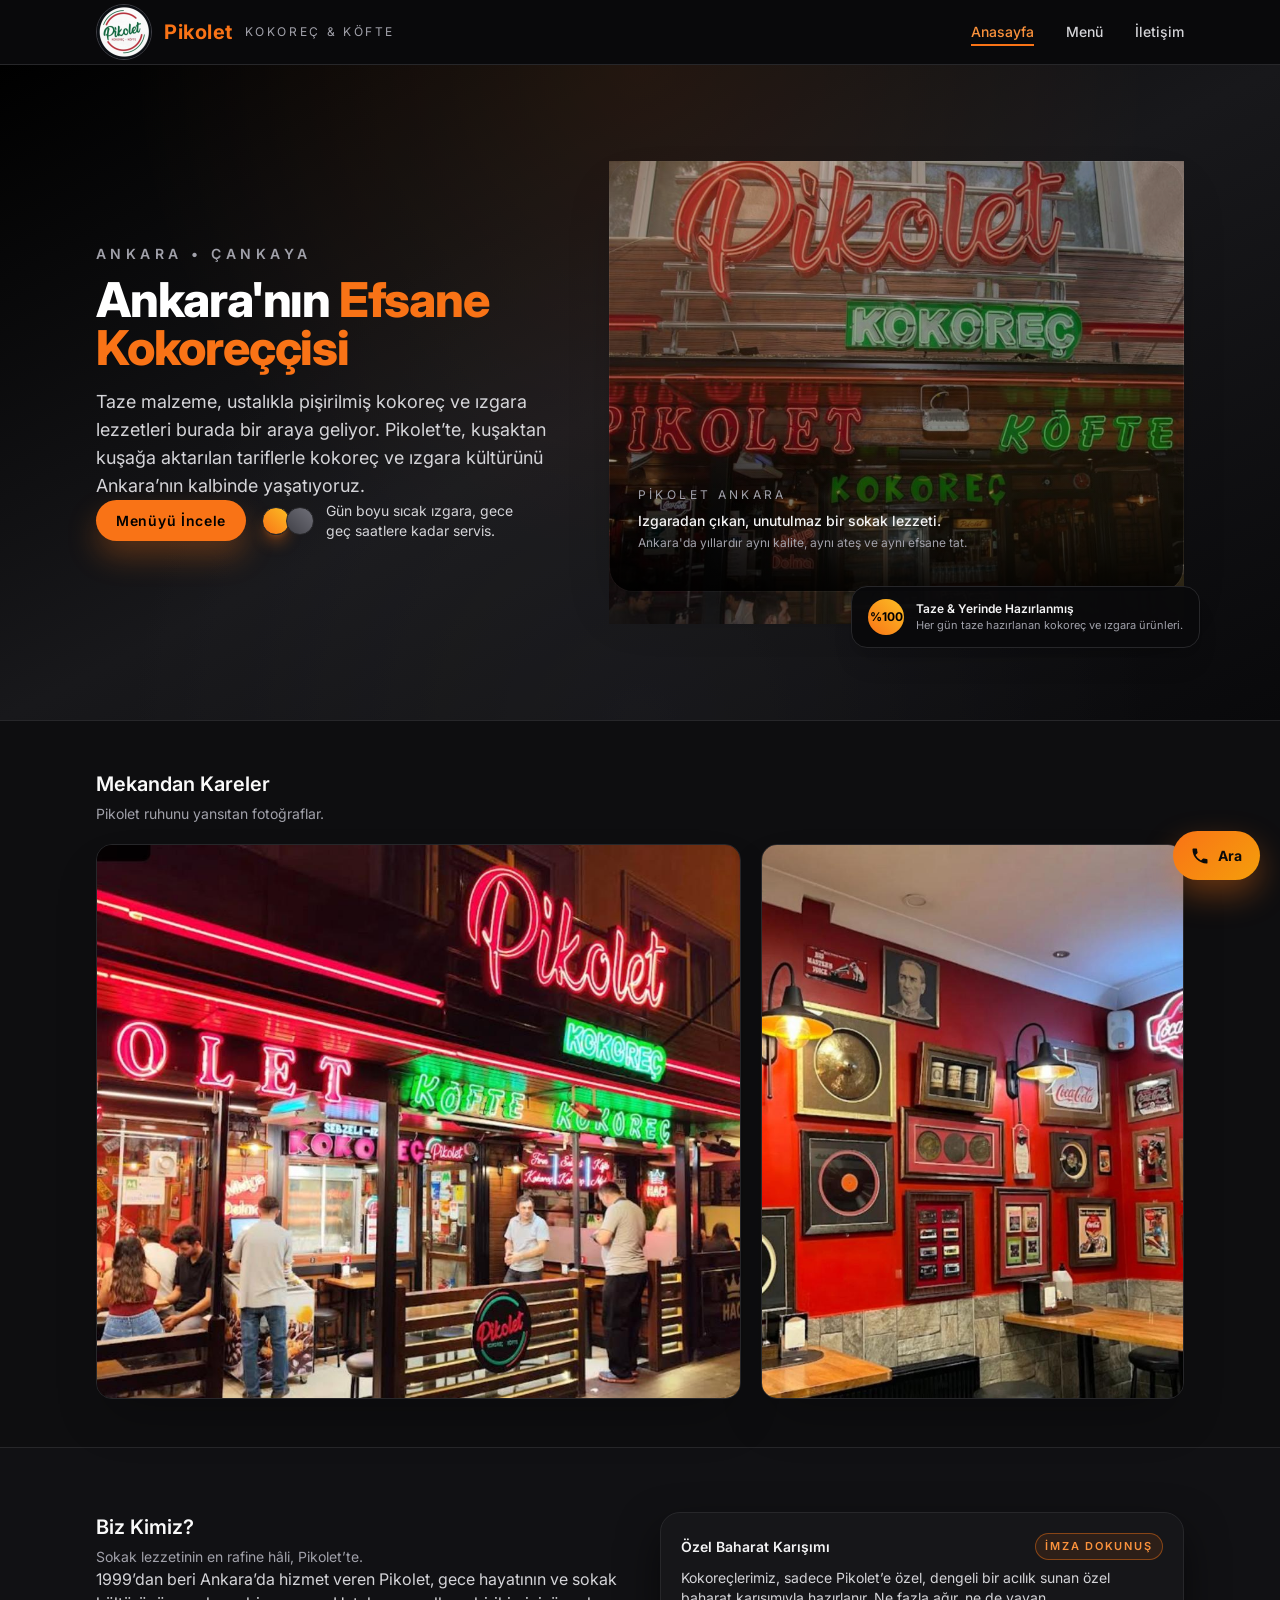
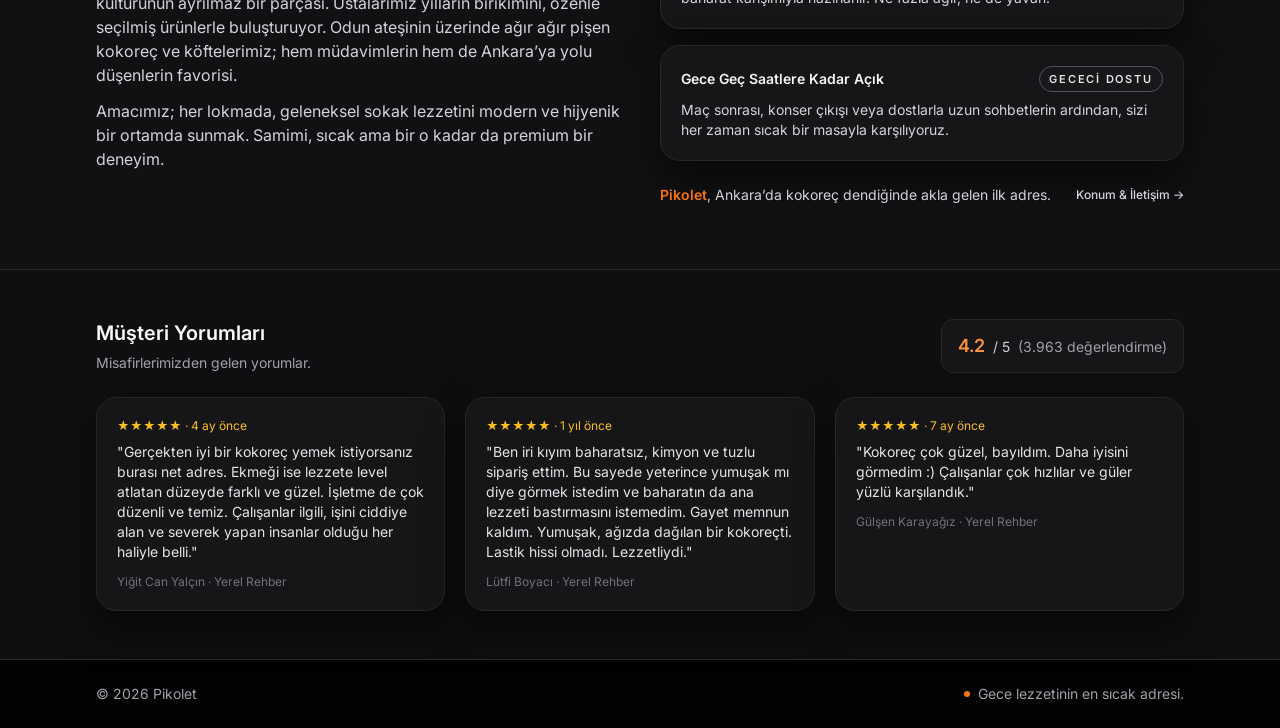
<file: index.html>
<!DOCTYPE html>
<html lang="tr">
<head>
  <meta charset="UTF-8" />
  <meta name="viewport" content="width=device-width, initial-scale=1.0" />
  <title>Pikolet | Ankara Çankaya Kokoreç &amp; Köfte</title>
  <meta name="description" content="Pikolet, Ankara Çankaya'da kokoreç ve ızgara köfte. Güncel menü, adres, telefon ve çalışma saatleri. Maltepe Gençlik Caddesi." />
  <meta name="robots" content="index, follow" />
  <meta name="theme-color" content="#ea580c" />
  <link rel="canonical" href="https://pikolet.com/" />

  <meta property="og:type" content="website" />
  <meta property="og:locale" content="tr_TR" />
  <meta property="og:site_name" content="Pikolet" />
  <meta property="og:title" content="Pikolet | Ankara Çankaya Kokoreç &amp; Köfte" />
  <meta property="og:description" content="Ankara'da kokoreç ve ızgara köfte. Menü, konum ve iletişim bilgileri." />
  <meta property="og:url" content="https://pikolet.com/" />
  <meta property="og:image" content="https://pikolet.com/assets/logo-opt.jpg" />
  <meta name="twitter:card" content="summary" />
  <meta name="twitter:title" content="Pikolet | Ankara Çankaya Kokoreç &amp; Köfte" />
  <meta name="twitter:description" content="Ankara'da kokoreç ve ızgara köfte. Menü, konum ve iletişim bilgileri." />
  <meta name="twitter:image" content="https://pikolet.com/assets/logo-opt.jpg" />

  <!-- Favicon -->
  <link rel="icon" href="/favicon.ico" sizes="any" />
  <link rel="icon" type="image/png" sizes="48x48" href="/assets/favicon-48x48.png" />
  <link rel="icon" type="image/png" sizes="32x32" href="/assets/favicon-32x32.png" />
  <link rel="icon" type="image/png" sizes="16x16" href="/assets/favicon-16x16.png" />
  <link rel="apple-touch-icon" sizes="180x180" href="/assets/apple-touch-icon.png" />

  <link rel="preload" as="image" href="assets/storefront-opt.jpg" fetchpriority="high" />

  <link rel="preconnect" href="https://fonts.googleapis.com" />
  <link rel="preconnect" href="https://fonts.gstatic.com" crossorigin />
  <link href="https://fonts.googleapis.com/css2?family=Inter:wght@400;500;600;700&display=swap" rel="stylesheet" />

  <link rel="stylesheet" href="tailwind.css" />
  <link rel="stylesheet" href="style.css" />

  <script type="application/ld+json">
  {
    "@context": "https://schema.org",
    "@type": "Restaurant",
    "name": "Pikolet",
    "image": "https://pikolet.com/assets/logo-opt.jpg",
    "url": "https://pikolet.com/",
    "telephone": "+90-312-229-40-62",
    "servesCuisine": ["Turkish", "Kokoreç", "Izgara Köfte"],
    "priceRange": "₺₺",
    "address": {
      "@type": "PostalAddress",
      "streetAddress": "Maltepe, Gençlik Cd. 101 C",
      "addressLocality": "Çankaya",
      "addressRegion": "Ankara",
      "postalCode": "06570",
      "addressCountry": "TR"
    },
    "openingHoursSpecification": [
      {
        "@type": "OpeningHoursSpecification",
        "dayOfWeek": [
          "Monday",
          "Tuesday",
          "Wednesday",
          "Thursday",
          "Friday",
          "Saturday",
          "Sunday"
        ],
        "opens": "11:30",
        "closes": "03:30"
      }
    ],
    "sameAs": [
      "https://instagram.com/pikolet_piknik"
    ]
  }
  </script>
</head>
<body class="bg-zinc-900 text-gray-100 font-inter">
  <!-- Navbar -->
  <header class="sticky top-0 z-30 bg-zinc-950/95 backdrop-blur border-b border-zinc-800">
    <nav class="max-w-6xl mx-auto px-4 sm:px-6 lg:px-8 flex items-center justify-between h-16">
      <a href="index.html" class="flex items-center space-x-3">
        <img src="assets/logo-opt.jpg" alt="Pikolet Logo" class="h-14 w-14 rounded-full object-cover border border-zinc-700" />
        <span class="text-xl font-bold tracking-wide text-orange-500">Pikolet</span>
        <span class="hidden sm:inline text-xs tracking-[0.22em] uppercase text-zinc-400">Kokoreç &amp; Köfte</span>
      </a>

      <!-- Desktop links -->
      <div class="hidden md:flex items-center space-x-8 text-sm font-medium">
        <a href="index.html" class="nav-link nav-link-active">Anasayfa</a>
        <a href="menu.html" class="nav-link">Menü</a>
        <a href="contact.html" class="nav-link">İletişim</a>
      </div>

      <!-- Mobile button -->
      <button
        id="mobile-menu-button"
        class="md:hidden inline-flex items-center justify-center p-2 rounded-md text-zinc-300 hover:text-white hover:bg-zinc-800 focus:outline-none focus:ring-2 focus:ring-orange-500"
        aria-expanded="false"
        aria-controls="mobile-menu"
      >
        <span class="sr-only">Menüyü aç</span>
        <svg class="h-6 w-6" id="icon-menu" xmlns="http://www.w3.org/2000/svg" fill="none" viewBox="0 0 24 24" stroke="currentColor">
          <path stroke-linecap="round" stroke-linejoin="round" stroke-width="1.7" d="M4 6h16M4 12h16M4 18h16" />
        </svg>
        <svg class="h-6 w-6 hidden" id="icon-close" xmlns="http://www.w3.org/2000/svg" fill="none" viewBox="0 0 24 24" stroke="currentColor">
          <path stroke-linecap="round" stroke-linejoin="round" stroke-width="1.7" d="M6 18L18 6M6 6l12 12" />
        </svg>
      </button>
    </nav>

    <!-- Mobile menu -->
    <div id="mobile-menu" class="md:hidden hidden border-t border-zinc-800 bg-zinc-950/98">
      <div class="px-4 pt-2 pb-4 space-y-1 text-sm font-medium">
        <a href="index.html" class="mobile-nav-link mobile-nav-link-active">Anasayfa</a>
        <a href="menu.html" class="mobile-nav-link">Menü</a>
        <a href="contact.html" class="mobile-nav-link">İletişim</a>
      </div>
    </div>
  </header>

  <!-- Hero -->
  <main>
    <section class="relative overflow-hidden">
      <div class="absolute inset-0 bg-gradient-to-br from-black via-zinc-900 to-zinc-950"></div>
      <div class="absolute inset-0 opacity-40 mix-blend-screen bg-[radial-gradient(circle_at_top,_rgba(249,115,22,0.24),_transparent_55%),radial-gradient(circle_at_bottom,_rgba(24,24,27,0.9),_transparent_55%)]"></div>
      <div class="hero-grid relative max-w-6xl mx-auto px-4 sm:px-6 lg:px-8 py-8 lg:py-24">
        <div class="hero-left">
          <div class="hero-intro">
            <p class="text-sm font-semibold tracking-[0.32em] uppercase text-zinc-400 mb-3">
              Ankara • Çankaya
            </p>
            <h1 class="text-3xl sm:text-4xl lg:text-5xl font-extrabold tracking-tight text-white mb-4">
              Ankara'nın
              <span class="text-orange-500">Efsane Kokoreççisi</span>
            </h1>
            <p class="text-base sm:text-lg text-zinc-300 max-w-xl lg:mb-8">
              Taze malzeme, ustalıkla pişirilmiş kokoreç ve ızgara lezzetleri burada bir araya geliyor.
              Pikolet’te, kuşaktan kuşağa aktarılan tariflerle kokoreç ve ızgara
              kültürünü Ankara’nın kalbinde yaşatıyoruz.
            </p>
          </div>

          <div class="hero-cta flex flex-col sm:flex-row sm:items-center gap-4">
            <a href="menu.html" class="btn-primary">
              Menüyü İncele
            </a>
            <div class="flex items-center text-sm text-zinc-300">
              <div class="flex -space-x-1 mr-3">
                <span class="inline-flex h-7 w-7 rounded-full border border-zinc-800 bg-gradient-to-tr from-orange-500 to-amber-400 shadow-lg shadow-orange-500/40"></span>
                <span class="inline-flex h-7 w-7 rounded-full border border-zinc-800 bg-gradient-to-tr from-zinc-700 to-zinc-500"></span>
              </div>
              <span class="max-w-[12rem]">
                Gün boyu sıcak ızgara, gece geç saatlere kadar servis.
              </span>
            </div>
          </div>
        </div>

        <div class="hero-image-block relative lg:pb-8">
          <div class="aspect-[4/3] lg:min-h-[385px] rounded-3xl border border-zinc-800 bg-gradient-to-br from-zinc-900 via-black to-zinc-950 shadow-2xl overflow-hidden">
            <div class="absolute inset-0 bg-[radial-gradient(circle_at_20%_0,_rgba(249,115,22,0.45),_transparent_55%),radial-gradient(circle_at_80%_100%,_rgba(251,191,36,0.3),_transparent_55%)] mix-blend-screen"></div>
            <div class="absolute inset-0 hero-storefront-bg opacity-60"></div>
            <div class="relative h-full w-full flex items-end">
              <div class="w-full bg-gradient-to-t from-black/85 via-black/40 to-transparent p-5 sm:p-7 sm:pr-28 sm:pb-10">
                <p class="text-xs uppercase tracking-[0.28em] text-zinc-400 mb-2">
                  Pikolet Ankara
                </p>
                <p class="text-sm text-zinc-100 mb-1 font-medium">
                  Izgaradan çıkan, unutulmaz bir sokak lezzeti.
                </p>
                <p class="text-xs text-zinc-400">
                  Ankara'da yıllardır aynı kalite, aynı ateş ve aynı efsane tat.
                </p>
              </div>
            </div>
          </div>

          <div class="hidden sm:flex absolute -bottom-6 -right-4 bg-zinc-950/95 border border-zinc-800 rounded-2xl px-4 py-3 items-center space-x-3 shadow-xl">
            <div class="h-9 w-9 rounded-full bg-gradient-to-tr from-orange-500 to-amber-400 flex items-center justify-center text-xs font-bold text-black">
              %100
            </div>
            <div>
              <p class="text-xs font-semibold text-zinc-100">
                Taze &amp; Yerinde Hazırlanmış
              </p>
              <p class="text-[11px] text-zinc-400">
                Her gün taze hazırlanan kokoreç ve ızgara ürünleri.
              </p>
            </div>
          </div>
        </div>
      </div>
    </section>

    <section class="border-t border-zinc-800 bg-black/40">
      <div class="max-w-6xl mx-auto px-4 sm:px-6 lg:px-8 py-12">
        <div class="flex items-center justify-between mb-5">
          <div>
            <h2 class="section-title">Mekandan Kareler</h2>
            <p class="section-subtitle">Pikolet ruhunu yansıtan fotoğraflar.</p>
          </div>
        </div>
        <div class="grid lg:grid-cols-5 gap-5">
          <article class="lg:col-span-3 overflow-hidden rounded-2xl border border-zinc-800 shadow-2xl">
            <img src="assets/storefront-night-opt.jpg" alt="Pikolet dış cephe gece görünümü" class="h-full w-full object-cover min-h-[280px] lg:min-h-[360px]" loading="lazy" decoding="async" />
          </article>
          <article class="lg:col-span-2 overflow-hidden rounded-2xl border border-zinc-800 shadow-2xl">
            <img src="assets/interior-opt.jpg" alt="Pikolet iç mekan dekorasyonu" class="h-full w-full object-cover" loading="lazy" decoding="async" />
          </article>
        </div>
      </div>
    </section>

    <!-- Our Story -->
    <section class="border-t border-zinc-800 bg-zinc-950/40">
      <div class="max-w-6xl mx-auto px-4 sm:px-6 lg:px-8 py-12 lg:py-16 grid md:grid-cols-2 gap-10">
        <div>
          <h2 class="section-title">Biz Kimiz?</h2>
          <p class="section-subtitle">
            Sokak lezzetinin en rafine hâli, Pikolet’te.
          </p>
          <p class="section-body">
            1999’dan beri Ankara’da hizmet veren Pikolet, gece hayatının ve sokak kültürünün ayrılmaz bir
            parçası. Ustalarımız yılların birikimini, özenle seçilmiş ürünlerle
            buluşturuyor. Odun ateşinin üzerinde ağır ağır pişen kokoreç ve köftelerimiz;
            hem müdavimlerin hem de Ankara’ya yolu düşenlerin favorisi.
          </p>
          <p class="section-body mt-3">
            Amacımız; her lokmada, geleneksel sokak lezzetini modern ve hijyenik
            bir ortamda sunmak. Samimi, sıcak ama bir o kadar da premium bir
            deneyim.
          </p>
        </div>

        <div class="space-y-4">
          <div class="info-card">
            <div class="flex items-center justify-between mb-2">
              <p class="text-sm font-semibold text-zinc-100">
                Özel Baharat Karışımı
              </p>
              <span class="badge">İmza Dokunuş</span>
            </div>
            <p class="text-sm text-zinc-300">
              Kokoreçlerimiz, sadece Pikolet’e özel, dengeli bir acılık sunan
              özel baharat karışımıyla hazırlanır. Ne fazla ağır, ne de yavan.
            </p>
          </div>

          <div class="info-card">
            <div class="flex items-center justify-between mb-2">
              <p class="text-sm font-semibold text-zinc-100">
                Gece Geç Saatlere Kadar Açık
              </p>
              <span class="badge badge-subtle">Gececi Dostu</span>
            </div>
            <p class="text-sm text-zinc-300">
              Maç sonrası, konser çıkışı veya dostlarla uzun sohbetlerin
              ardından, sizi her zaman sıcak bir masayla karşılıyoruz.
            </p>
          </div>

          <div class="flex items-center justify-between text-sm text-zinc-300 pt-2">
            <p>
              <span class="text-orange-500 font-semibold">Pikolet</span>,
              Ankara’da kokoreç dendiğinde akla gelen ilk adres.
            </p>
            <a href="contact.html" class="hidden sm:inline-flex text-xs font-medium text-zinc-300 hover:text-orange-400 transition-colors">
              Konum &amp; İletişim →
            </a>
          </div>
        </div>
      </div>
    </section>
  </main>

  <!-- Footer -->
  <section class="border-t border-zinc-800 bg-zinc-950/60">
    <div class="max-w-6xl mx-auto px-4 sm:px-6 lg:px-8 py-12">
      <div class="flex flex-col lg:flex-row lg:items-end lg:justify-between gap-4 mb-6">
        <div>
          <h2 class="section-title">Müşteri Yorumları</h2>
          <p class="section-subtitle">Misafirlerimizden gelen yorumlar.</p>
        </div>
        <div class="text-sm text-zinc-300 bg-zinc-900/80 border border-zinc-800 rounded-xl px-4 py-3">
          <span class="text-orange-400 font-semibold text-lg">4.2</span>
          <span class="mx-1">/ 5</span>
          <span class="text-zinc-400">(3.963 değerlendirme)</span>
        </div>
      </div>

      <div class="grid md:grid-cols-3 gap-5">
        <article class="info-card">
          <p class="text-xs text-amber-400 mb-2">★★★★★ · 4 ay önce</p>
          <p class="text-sm text-zinc-200 mb-3">
            "Gerçekten iyi bir kokoreç yemek istiyorsanız burası net adres. Ekmeği ise lezzete level atlatan düzeyde farklı ve güzel. İşletme de çok düzenli ve temiz. Çalışanlar ilgili, işini ciddiye alan ve severek yapan insanlar olduğu her haliyle belli."
          </p>
          <p class="text-xs text-zinc-500">Yiğit Can Yalçın · Yerel Rehber</p>
        </article>

        <article class="info-card">
          <p class="text-xs text-amber-400 mb-2">★★★★★ · 1 yıl önce</p>
          <p class="text-sm text-zinc-200 mb-3">
            "Ben iri kıyım baharatsız, kimyon ve tuzlu sipariş ettim. Bu sayede yeterince yumuşak mı diye görmek istedim ve baharatın da ana lezzeti bastırmasını istemedim. Gayet memnun kaldım. Yumuşak, ağızda dağılan bir kokoreçti. Lastik hissi olmadı. Lezzetliydi."
          </p>
          <p class="text-xs text-zinc-500">Lütfi Boyacı · Yerel Rehber</p>
        </article>

        <article class="info-card">
          <p class="text-xs text-amber-400 mb-2">★★★★★ · 7 ay önce</p>
          <p class="text-sm text-zinc-200 mb-3">
            "Kokoreç çok güzel, bayıldım. Daha iyisini görmedim :) Çalışanlar çok hızlılar ve güler yüzlü karşılandık."
          </p>
          <p class="text-xs text-zinc-500">Gülşen Karayağız · Yerel Rehber</p>
        </article>
      </div>
    </div>
  </section>

  <footer class="border-t border-zinc-800 bg-black/90">
    <div class="max-w-6xl mx-auto px-4 sm:px-6 lg:px-8 py-6 flex flex-col sm:flex-row items-center justify-between gap-4 text-xs sm:text-sm text-zinc-400">
      <p>© <span id="year"></span> Pikolet</p>
      <p class="flex items-center space-x-2">
        <span class="inline-flex h-1.5 w-1.5 rounded-full bg-orange-500 animate-pulse"></span>
        <span>Gece lezzetinin en sıcak adresi.</span>
      </p>
    </div>
  </footer>

  <a
    href="tel:+903122294062"
    class="call-fab"
    aria-label="Pikolet'i ara: (0312) 229 40 62"
    title="Hemen ara"
  >
    <svg xmlns="http://www.w3.org/2000/svg" viewBox="0 0 24 24" fill="currentColor" aria-hidden="true">
      <path d="M6.62 10.79a15.05 15.05 0 0 0 6.59 6.59l2.2-2.2a1 1 0 0 1 1.01-.24 11.36 11.36 0 0 0 3.56.57 1 1 0 0 1 1 1V20a1 1 0 0 1-1 1A17 17 0 0 1 3 4a1 1 0 0 1 1-1h3.5a1 1 0 0 1 1 1 11.36 11.36 0 0 0 .57 3.56 1 1 0 0 1-.25 1.01l-2.2 2.22Z"/>
    </svg>
    <span class="call-fab-label">Ara</span>
  </a>

  <!-- Custom JS -->
  <script src="script.js" defer></script>
</body>
</html>
</file>
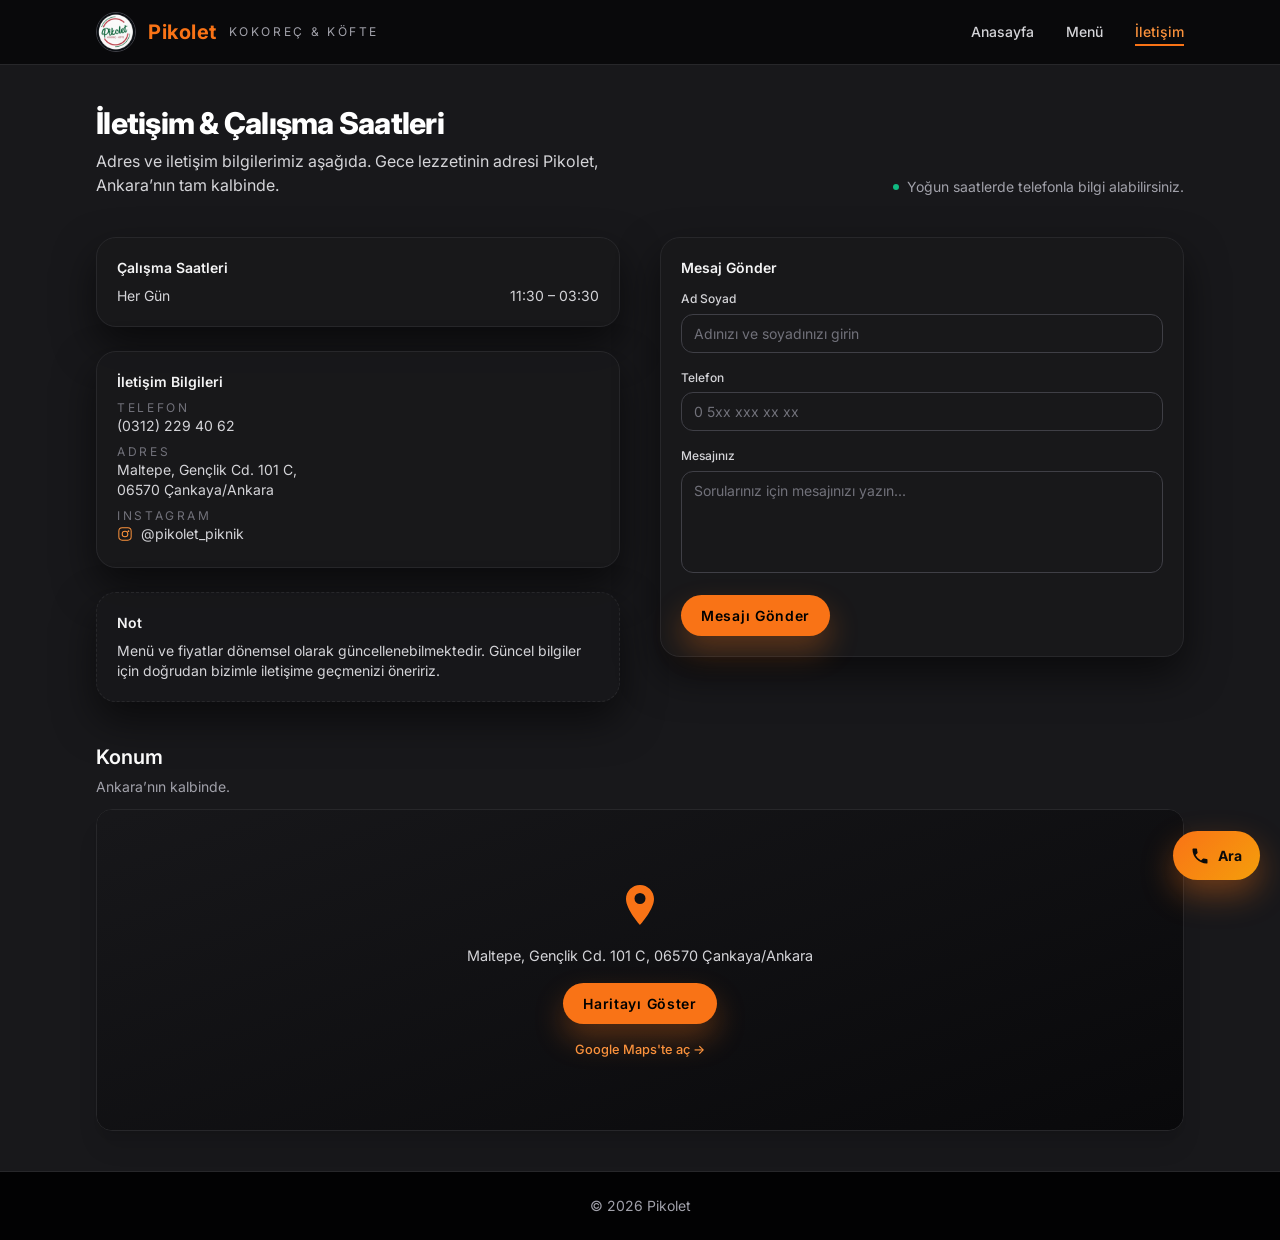
<file: contact.html>
<!DOCTYPE html>
<html lang="tr">
<head>
  <meta charset="UTF-8" />
  <meta name="viewport" content="width=device-width, initial-scale=1.0" />
  <title>Pikolet İletişim | Adres, Telefon, Çalışma Saatleri</title>
  <meta name="description" content="Pikolet iletişim: Maltepe Gençlik Cd. 101 C Çankaya Ankara. Telefon (0312) 229 40 62. Her gün 11:30 - 03:30." />
  <meta name="robots" content="index, follow" />
  <meta name="theme-color" content="#ea580c" />
  <link rel="canonical" href="https://pikolet.com/contact.html" />

  <meta property="og:type" content="website" />
  <meta property="og:locale" content="tr_TR" />
  <meta property="og:site_name" content="Pikolet" />
  <meta property="og:title" content="Pikolet İletişim" />
  <meta property="og:description" content="Adres, telefon, çalışma saatleri ve konum." />
  <meta property="og:url" content="https://pikolet.com/contact.html" />
  <meta property="og:image" content="https://pikolet.com/assets/storefront-night-opt.jpg" />
  <meta name="twitter:card" content="summary_large_image" />
  <meta name="twitter:title" content="Pikolet İletişim" />
  <meta name="twitter:description" content="Adres, telefon, çalışma saatleri ve konum." />
  <meta name="twitter:image" content="https://pikolet.com/assets/storefront-night-opt.jpg" />

  <!-- Favicon -->
  <link rel="icon" href="/favicon.ico" sizes="any" />
  <link rel="icon" type="image/png" sizes="48x48" href="/assets/favicon-48x48.png" />
  <link rel="icon" type="image/png" sizes="32x32" href="/assets/favicon-32x32.png" />
  <link rel="icon" type="image/png" sizes="16x16" href="/assets/favicon-16x16.png" />
  <link rel="apple-touch-icon" sizes="180x180" href="/assets/apple-touch-icon.png" />

  <link rel="preconnect" href="https://fonts.googleapis.com" />
  <link rel="preconnect" href="https://fonts.gstatic.com" crossorigin />
  <link href="https://fonts.googleapis.com/css2?family=Inter:wght@400;500;600;700&display=swap" rel="stylesheet" />

  <link rel="stylesheet" href="tailwind.css" />
  <link rel="stylesheet" href="style.css" />
</head>
<body class="bg-zinc-900 text-gray-100 font-inter">
  <!-- Navbar -->
  <header class="sticky top-0 z-30 bg-zinc-950/95 backdrop-blur border-b border-zinc-800">
    <nav class="max-w-6xl mx-auto px-4 sm:px-6 lg:px-8 flex items-center justify-between h-16">
      <a href="index.html" class="flex items-center space-x-3">
        <img src="assets/logo-opt.jpg" alt="Pikolet Logo" class="h-10 w-10 rounded-full object-cover border border-zinc-700" />
        <span class="text-xl font-bold tracking-wide text-orange-500">Pikolet</span>
        <span class="hidden sm:inline text-xs tracking-[0.22em] uppercase text-zinc-400">Kokoreç &amp; Köfte</span>
      </a>

      <div class="hidden md:flex items-center space-x-8 text-sm font-medium">
        <a href="index.html" class="nav-link">Anasayfa</a>
        <a href="menu.html" class="nav-link">Menü</a>
        <a href="contact.html" class="nav-link nav-link-active">İletişim</a>
      </div>

      <button
        id="mobile-menu-button"
        class="md:hidden inline-flex items-center justify-center p-2 rounded-md text-zinc-300 hover:text-white hover:bg-zinc-800 focus:outline-none focus:ring-2 focus:ring-orange-500"
        aria-expanded="false"
        aria-controls="mobile-menu"
      >
        <span class="sr-only">Menüyü aç</span>
        <svg class="h-6 w-6" id="icon-menu" xmlns="http://www.w3.org/2000/svg" fill="none" viewBox="0 0 24 24" stroke="currentColor">
          <path stroke-linecap="round" stroke-linejoin="round" stroke-width="1.7" d="M4 6h16M4 12h16M4 18h16" />
        </svg>
        <svg class="h-6 w-6 hidden" id="icon-close" xmlns="http://www.w3.org/2000/svg" fill="none" viewBox="0 0 24 24" stroke="currentColor">
          <path stroke-linecap="round" stroke-linejoin="round" stroke-width="1.7" d="M6 18L18 6M6 6l12 12" />
        </svg>
      </button>
    </nav>

    <div id="mobile-menu" class="md:hidden hidden border-t border-zinc-800 bg-zinc-950/98">
      <div class="px-4 pt-2 pb-4 space-y-1 text-sm font-medium">
        <a href="index.html" class="mobile-nav-link">Anasayfa</a>
        <a href="menu.html" class="mobile-nav-link">Menü</a>
        <a href="contact.html" class="mobile-nav-link mobile-nav-link-active">İletişim</a>
      </div>
    </div>
  </header>

  <main class="min-h-screen">
    <section class="max-w-6xl mx-auto px-4 sm:px-6 lg:px-8 py-10 space-y-10">
      <div class="flex flex-col sm:flex-row sm:items-end sm:justify-between gap-4">
        <div>
          <h1 class="text-2xl sm:text-3xl font-extrabold tracking-tight text-white mb-2">
            İletişim &amp; Çalışma Saatleri
          </h1>
          <p class="text-sm sm:text-base text-zinc-300 max-w-xl">
            Adres ve iletişim bilgilerimiz aşağıda. Gece lezzetinin adresi
            Pikolet, Ankara’nın tam kalbinde.
          </p>
        </div>
        <div class="text-xs sm:text-sm text-zinc-400">
          <p class="flex items-center space-x-2">
            <span class="inline-flex h-1.5 w-1.5 rounded-full bg-emerald-500 animate-pulse"></span>
            <span>Yoğun saatlerde telefonla bilgi alabilirsiniz.</span>
          </p>
        </div>
      </div>

      <div class="grid lg:grid-cols-2 gap-10">
        <!-- Info -->
        <div class="space-y-6">
          <div class="info-card">
            <h2 class="text-sm font-semibold text-zinc-100 mb-2">
              Çalışma Saatleri
            </h2>
            <dl class="text-sm text-zinc-300 space-y-1.5">
              <div class="flex justify-between">
                <dt>Her Gün</dt>
                <dd>11:30 – 03:30</dd>
              </div>
            </dl>
          </div>

          <div class="info-card">
            <h2 class="text-sm font-semibold text-zinc-100 mb-2">
              İletişim Bilgileri
            </h2>
            <dl class="text-sm text-zinc-300 space-y-1.5">
              <div>
                <dt class="text-xs uppercase tracking-[0.22em] text-zinc-500">
                  Telefon
                </dt>
                <dd>
                  <a href="tel:+903122294062" class="hover:text-orange-400 transition-colors">
                    (0312) 229 40 62
                  </a>
                </dd>
              </div>
              <div>
                <dt class="text-xs uppercase tracking-[0.22em] text-zinc-500 mt-2">
                  Adres
                </dt>
                <dd>
                  Maltepe, Gençlik Cd. 101 C,<br />
                  06570 Çankaya/Ankara
                </dd>
              </div>
              <div>
                <dt class="text-xs uppercase tracking-[0.22em] text-zinc-500 mt-2">
                  Instagram
                </dt>
                <dd>
                  <a href="https://instagram.com/pikolet_piknik" target="_blank" rel="noopener noreferrer" class="inline-flex items-center gap-2 hover:text-orange-400 transition-colors">
                    <svg xmlns="http://www.w3.org/2000/svg" viewBox="0 0 24 24" class="h-4 w-4 text-orange-400" fill="currentColor" aria-hidden="true">
                      <path d="M7.75 2h8.5A5.75 5.75 0 0 1 22 7.75v8.5A5.75 5.75 0 0 1 16.25 22h-8.5A5.75 5.75 0 0 1 2 16.25v-8.5A5.75 5.75 0 0 1 7.75 2Zm8.5 1.5h-8.5A4.25 4.25 0 0 0 3.5 7.75v8.5a4.25 4.25 0 0 0 4.25 4.25h8.5a4.25 4.25 0 0 0 4.25-4.25v-8.5a4.25 4.25 0 0 0-4.25-4.25ZM12 7a5 5 0 1 1 0 10 5 5 0 0 1 0-10Zm0 1.5A3.5 3.5 0 1 0 12 15.5 3.5 3.5 0 0 0 12 8.5Zm5.25-2a1.25 1.25 0 1 1 0 2.5 1.25 1.25 0 0 1 0-2.5Z"/>
                    </svg>
                    <span>@pikolet_piknik</span>
                  </a>
                </dd>
              </div>
            </dl>
          </div>

          <div class="info-card" style="border-style: dashed;">
            <h2 class="text-sm font-semibold text-zinc-100 mb-2">
              Not
            </h2>
            <p class="text-sm text-zinc-300">
              Menü ve fiyatlar dönemsel olarak güncellenebilmektedir. Güncel
              bilgiler için doğrudan bizimle iletişime geçmenizi öneririz.
            </p>
          </div>
        </div>

        <!-- Contact Form -->
        <div>
          <div class="info-card">
            <h2 class="text-sm font-semibold text-zinc-100 mb-3">
              Mesaj Gönder
            </h2>
            <form action="#" method="post" class="space-y-4">
              <div>
                <label for="name" class="form-label">Ad Soyad</label>
                <input
                  type="text"
                  id="name"
                  name="name"
                  class="form-input"
                  placeholder="Adınızı ve soyadınızı girin"
                  required
                />
              </div>
              <div>
                <label for="phone" class="form-label">Telefon</label>
                <input
                  type="tel"
                  id="phone"
                  name="phone"
                  class="form-input"
                  placeholder="0 5xx xxx xx xx"
                />
              </div>
              <div>
                <label for="message" class="form-label">Mesajınız</label>
                <textarea
                  id="message"
                  name="message"
                  rows="4"
                  class="form-input resize-none"
                  placeholder="Sorularınız için mesajınızı yazın..."
                  required
                ></textarea>
              </div>
              <button type="submit" class="btn-primary w-full sm:w-auto">
                Mesajı Gönder
              </button>
            </form>
          </div>
        </div>
      </div>

      <!-- Map -->
      <div class="space-y-3">
        <div class="flex items-center justify-between">
          <div>
            <h2 class="section-title">Konum</h2>
            <p class="section-subtitle">Ankara’nın kalbinde.</p>
          </div>
        </div>
        <div class="overflow-hidden rounded-2xl border border-zinc-800 shadow-xl bg-zinc-950 map-container" id="map-container" data-map-src="https://www.google.com/maps?q=Maltepe%2C%20Gen%C3%A7lik%20Cd.%20101%20C%2C%2006570%20%C3%87ankaya%2FAnkara&output=embed">
          <div class="map-placeholder" id="map-placeholder">
            <svg class="map-placeholder-icon" xmlns="http://www.w3.org/2000/svg" viewBox="0 0 24 24" fill="currentColor" aria-hidden="true">
              <path d="M12 2C8.13 2 5 5.13 5 9c0 5.25 7 13 7 13s7-7.75 7-13c0-3.87-3.13-7-7-7zm0 9.5A2.5 2.5 0 1 1 12 6a2.5 2.5 0 0 1 0 5.5z"/>
            </svg>
            <p class="map-placeholder-address">
              Maltepe, Gençlik Cd. 101 C, 06570 Çankaya/Ankara
            </p>
            <button type="button" class="btn-primary" id="load-map-btn">
              Haritayı Göster
            </button>
            <a
              href="https://www.google.com/maps/search/?api=1&query=Pikolet+Kokore%C3%A7+Maltepe+Gen%C3%A7lik+Cd+Ankara"
              target="_blank"
              rel="noopener noreferrer"
              class="map-open-link"
            >
              Google Maps'te aç →
            </a>
          </div>
        </div>
      </div>
    </section>
  </main>

  <!-- Footer -->
  <footer class="border-t border-zinc-800 bg-black/90">
    <div class="max-w-6xl mx-auto px-4 sm:px-6 lg:px-8 py-6 flex flex-col sm:flex-row items-center justify-center gap-4 text-xs sm:text-sm text-zinc-400">
      <p>© <span id="year"></span> Pikolet</p>
    </div>
  </footer>

  <a
    href="tel:+903122294062"
    class="call-fab"
    aria-label="Pikolet'i ara: (0312) 229 40 62"
    title="Hemen ara"
  >
    <svg xmlns="http://www.w3.org/2000/svg" viewBox="0 0 24 24" fill="currentColor" aria-hidden="true">
      <path d="M6.62 10.79a15.05 15.05 0 0 0 6.59 6.59l2.2-2.2a1 1 0 0 1 1.01-.24 11.36 11.36 0 0 0 3.56.57 1 1 0 0 1 1 1V20a1 1 0 0 1-1 1A17 17 0 0 1 3 4a1 1 0 0 1 1-1h3.5a1 1 0 0 1 1 1 11.36 11.36 0 0 0 .57 3.56 1 1 0 0 1-.25 1.01l-2.2 2.22Z"/>
    </svg>
    <span class="call-fab-label">Ara</span>
  </a>

  <!-- Custom JS -->
  <script src="script.js" defer></script>
</body>
</html>
</file>
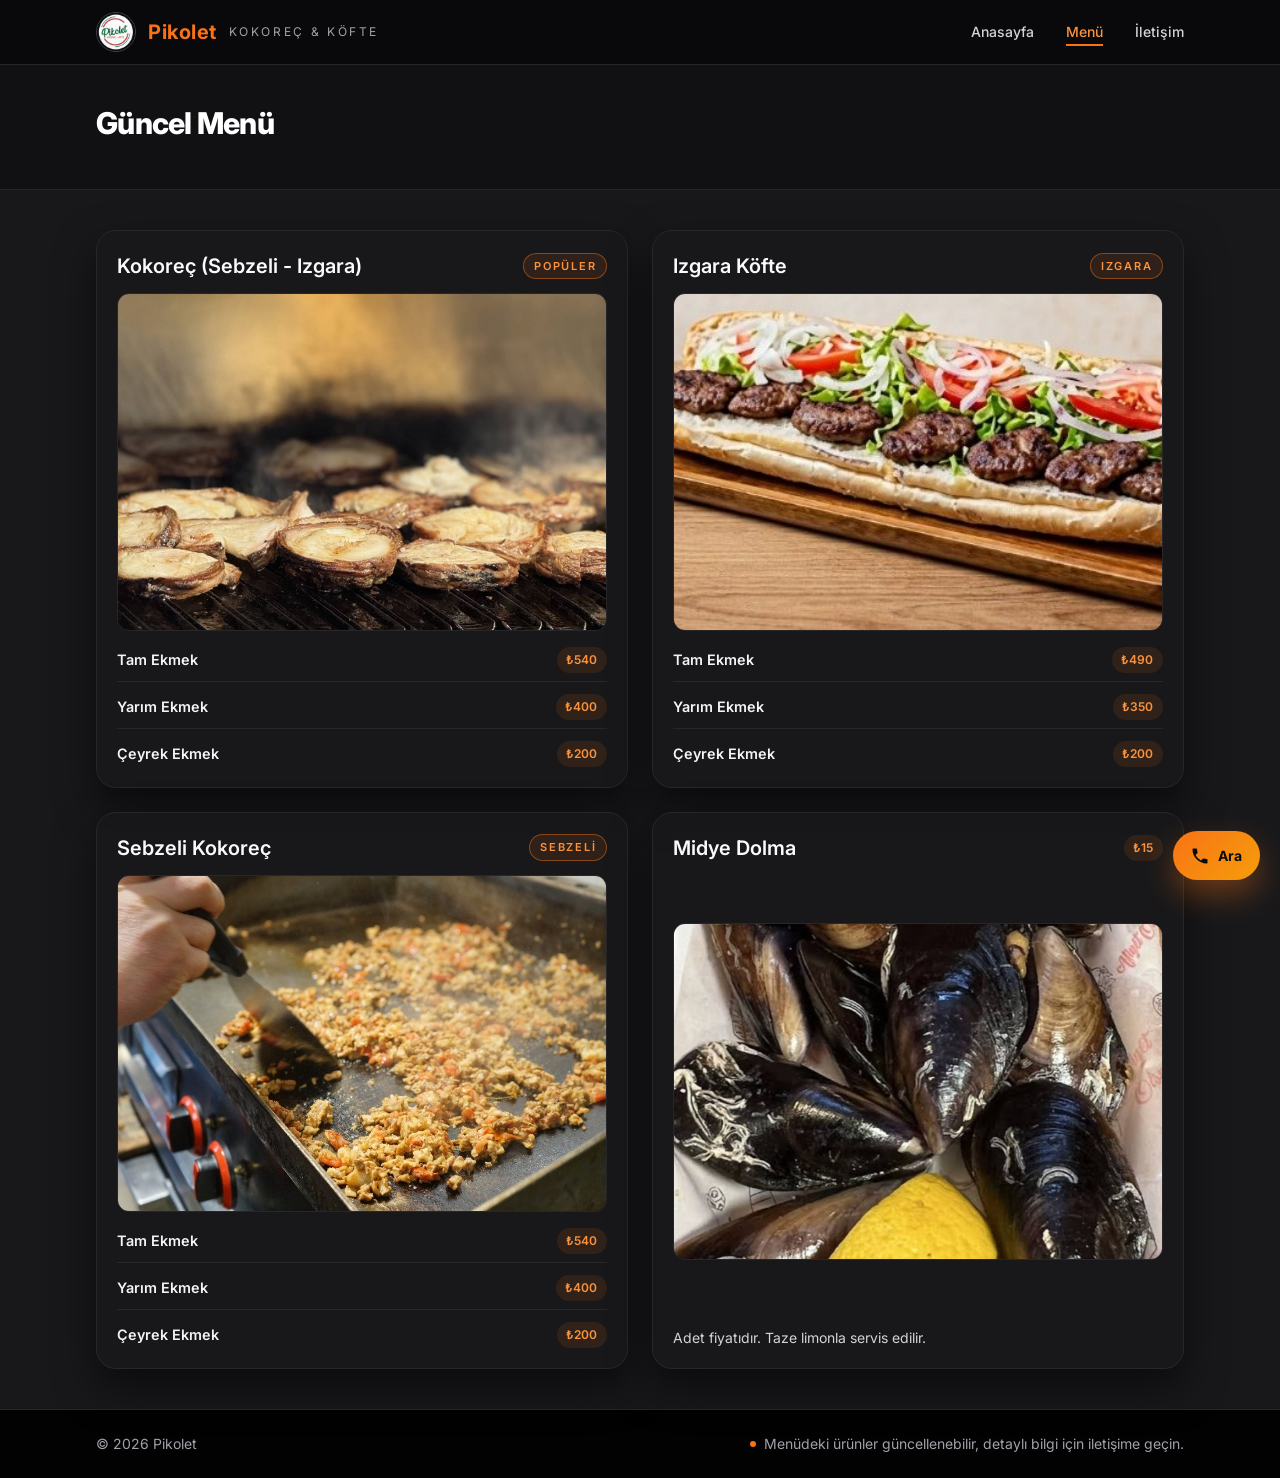
<file: menu.html>
<!DOCTYPE html>
<html lang="tr">
<head>
  <meta charset="UTF-8" />
  <meta name="viewport" content="width=device-width, initial-scale=1.0" />
  <title>Pikolet Menü | Kokoreç ve Izgara Köfte Fiyatları</title>
  <meta name="description" content="Pikolet güncel menü: kokoreç, sebzeli kokoreç, ızgara köfte ve midye dolma fiyatları. Ankara Çankaya Maltepe." />
  <meta name="robots" content="index, follow" />
  <meta name="theme-color" content="#ea580c" />
  <link rel="canonical" href="https://pikolet.com/menu.html" />

  <meta property="og:type" content="website" />
  <meta property="og:locale" content="tr_TR" />
  <meta property="og:site_name" content="Pikolet" />
  <meta property="og:title" content="Pikolet Menü | Kokoreç ve Izgara Köfte" />
  <meta property="og:description" content="Güncel kokoreç, köfte ve midye dolma fiyatları." />
  <meta property="og:url" content="https://pikolet.com/menu.html" />
  <meta property="og:image" content="https://pikolet.com/assets/kokorec-grill-opt.jpg" />
  <meta name="twitter:card" content="summary_large_image" />
  <meta name="twitter:title" content="Pikolet Menü" />
  <meta name="twitter:description" content="Güncel kokoreç, köfte ve midye dolma fiyatları." />
  <meta name="twitter:image" content="https://pikolet.com/assets/kokorec-grill-opt.jpg" />

  <!-- Favicon -->
  <link rel="icon" href="/favicon.ico" sizes="any" />
  <link rel="icon" type="image/png" sizes="48x48" href="/assets/favicon-48x48.png" />
  <link rel="icon" type="image/png" sizes="32x32" href="/assets/favicon-32x32.png" />
  <link rel="icon" type="image/png" sizes="16x16" href="/assets/favicon-16x16.png" />
  <link rel="apple-touch-icon" sizes="180x180" href="/assets/apple-touch-icon.png" />

  <link rel="preconnect" href="https://fonts.googleapis.com" />
  <link rel="preconnect" href="https://fonts.gstatic.com" crossorigin />
  <link href="https://fonts.googleapis.com/css2?family=Inter:wght@400;500;600;700&display=swap" rel="stylesheet" />

  <link rel="stylesheet" href="tailwind.css" />
  <link rel="stylesheet" href="style.css" />
</head>
<body class="bg-zinc-900 text-gray-100 font-inter">
  <!-- Navbar -->
  <header class="sticky top-0 z-30 bg-zinc-950/95 backdrop-blur border-b border-zinc-800">
    <nav class="max-w-6xl mx-auto px-4 sm:px-6 lg:px-8 flex items-center justify-between h-16">
      <a href="index.html" class="flex items-center space-x-3">
        <img src="assets/logo-opt.jpg" alt="Pikolet Logo" class="h-10 w-10 rounded-full object-cover border border-zinc-700" />
        <span class="text-xl font-bold tracking-wide text-orange-500">Pikolet</span>
        <span class="hidden sm:inline text-xs tracking-[0.22em] uppercase text-zinc-400">Kokoreç &amp; Köfte</span>
      </a>

      <div class="hidden md:flex items-center space-x-8 text-sm font-medium">
        <a href="index.html" class="nav-link">Anasayfa</a>
        <a href="menu.html" class="nav-link nav-link-active">Menü</a>
        <a href="contact.html" class="nav-link">İletişim</a>
      </div>

      <button
        id="mobile-menu-button"
        class="md:hidden inline-flex items-center justify-center p-2 rounded-md text-zinc-300 hover:text-white hover:bg-zinc-800 focus:outline-none focus:ring-2 focus:ring-orange-500"
        aria-expanded="false"
        aria-controls="mobile-menu"
      >
        <span class="sr-only">Menüyü aç</span>
        <svg class="h-6 w-6" id="icon-menu" xmlns="http://www.w3.org/2000/svg" fill="none" viewBox="0 0 24 24" stroke="currentColor">
          <path stroke-linecap="round" stroke-linejoin="round" stroke-width="1.7" d="M4 6h16M4 12h16M4 18h16" />
        </svg>
        <svg class="h-6 w-6 hidden" id="icon-close" xmlns="http://www.w3.org/2000/svg" fill="none" viewBox="0 0 24 24" stroke="currentColor">
          <path stroke-linecap="round" stroke-linejoin="round" stroke-width="1.7" d="M6 18L18 6M6 6l12 12" />
        </svg>
      </button>
    </nav>

    <div id="mobile-menu" class="md:hidden hidden border-t border-zinc-800 bg-zinc-950/98">
      <div class="px-4 pt-2 pb-4 space-y-1 text-sm font-medium">
        <a href="index.html" class="mobile-nav-link">Anasayfa</a>
        <a href="menu.html" class="mobile-nav-link mobile-nav-link-active">Menü</a>
        <a href="contact.html" class="mobile-nav-link">İletişim</a>
      </div>
    </div>
  </header>

  <main class="min-h-screen">
    <section class="border-b border-zinc-800 bg-zinc-950/40">
      <div class="max-w-6xl mx-auto px-4 sm:px-6 lg:px-8 py-10">
        <h1 class="text-2xl sm:text-3xl font-extrabold tracking-tight text-white mb-2">
          Güncel Menü
        </h1>
      </div>
    </section>

    <section class="max-w-6xl mx-auto px-4 sm:px-6 lg:px-8 py-10 space-y-10">
      <div class="grid lg:grid-cols-2 gap-6">
        <article class="menu-card">
          <div class="flex items-center justify-between mb-3">
            <h2 class="section-title">Kokoreç (Sebzeli - Izgara)</h2>
            <span class="badge">Popüler</span>
          </div>
          <div class="overflow-hidden rounded-xl border border-zinc-800 mb-4">
            <img src="assets/kokorec-grill-opt.jpg" alt="Izgarada kokoreç" class="menu-card-image" loading="lazy" decoding="async" />
          </div>
          <div class="space-y-3">
            <div class="flex items-center justify-between border-b border-zinc-800 pb-2">
              <p class="menu-item-title">Tam Ekmek</p>
              <span class="menu-price">₺540</span>
            </div>
            <div class="flex items-center justify-between border-b border-zinc-800 pb-2">
              <p class="menu-item-title">Yarım Ekmek</p>
              <span class="menu-price">₺400</span>
            </div>
            <div class="flex items-center justify-between">
              <p class="menu-item-title">Çeyrek Ekmek</p>
              <span class="menu-price">₺200</span>
            </div>
          </div>
        </article>

        <article class="menu-card">
          <div class="flex items-center justify-between mb-3">
            <h2 class="section-title">Izgara Köfte</h2>
            <span class="badge">Izgara</span>
          </div>
          <div class="overflow-hidden rounded-xl border border-zinc-800 mb-4">
            <img src="assets/kofte-ekmek-opt.jpg" alt="Köfte ekmek" class="menu-card-image" loading="lazy" decoding="async" />
          </div>
          <div class="space-y-3">
            <div class="flex items-center justify-between border-b border-zinc-800 pb-2">
              <p class="menu-item-title">Tam Ekmek</p>
              <span class="menu-price">₺490</span>
            </div>
            <div class="flex items-center justify-between border-b border-zinc-800 pb-2">
              <p class="menu-item-title">Yarım Ekmek</p>
              <span class="menu-price">₺350</span>
            </div>
            <div class="flex items-center justify-between">
              <p class="menu-item-title">Çeyrek Ekmek</p>
              <span class="menu-price">₺200</span>
            </div>
          </div>
        </article>

        <article class="menu-card">
          <div class="flex items-center justify-between mb-3">
            <h2 class="section-title">Sebzeli Kokoreç</h2>
            <span class="badge">Sebzeli</span>
          </div>
          <div class="overflow-hidden rounded-xl border border-zinc-800 mb-4">
            <img src="assets/sebzeli-kokorec-opt.jpg" alt="Sebzeli kokoreç" class="menu-card-image" loading="lazy" decoding="async" />
          </div>
          <div class="space-y-3">
            <div class="flex items-center justify-between border-b border-zinc-800 pb-2">
              <p class="menu-item-title">Tam Ekmek</p>
              <span class="menu-price">₺540</span>
            </div>
            <div class="flex items-center justify-between border-b border-zinc-800 pb-2">
              <p class="menu-item-title">Yarım Ekmek</p>
              <span class="menu-price">₺400</span>
            </div>
            <div class="flex items-center justify-between">
              <p class="menu-item-title">Çeyrek Ekmek</p>
              <span class="menu-price">₺200</span>
            </div>
          </div>
        </article>

        <article class="menu-card">
          <div class="flex items-center justify-between">
            <h2 class="section-title">Midye Dolma</h2>
            <span class="menu-price">₺15</span>
          </div>
          <div class="overflow-hidden rounded-xl border border-zinc-800 my-4">
            <img src="assets/midye-opt.jpg" alt="Midye dolma" class="menu-card-image" loading="lazy" decoding="async" />
          </div>
          <p class="menu-desc">Adet fiyatıdır. Taze limonla servis edilir.</p>
        </article>
      </div>
    </section>
  </main>

  <!-- Footer -->
  <footer class="border-t border-zinc-800 bg-black/90">
    <div class="max-w-6xl mx-auto px-4 sm:px-6 lg:px-8 py-6 flex flex-col sm:flex-row items-center justify-between gap-4 text-xs sm:text-sm text-zinc-400">
      <p>© <span id="year"></span> Pikolet</p>
      <p class="flex items-center space-x-2">
        <span class="inline-flex h-1.5 w-1.5 rounded-full bg-orange-500 animate-pulse"></span>
        <span>Menüdeki ürünler güncellenebilir, detaylı bilgi için iletişime geçin.</span>
      </p>
    </div>
  </footer>

  <a
    href="tel:+903122294062"
    class="call-fab"
    aria-label="Pikolet'i ara: (0312) 229 40 62"
    title="Hemen ara"
  >
    <svg xmlns="http://www.w3.org/2000/svg" viewBox="0 0 24 24" fill="currentColor" aria-hidden="true">
      <path d="M6.62 10.79a15.05 15.05 0 0 0 6.59 6.59l2.2-2.2a1 1 0 0 1 1.01-.24 11.36 11.36 0 0 0 3.56.57 1 1 0 0 1 1 1V20a1 1 0 0 1-1 1A17 17 0 0 1 3 4a1 1 0 0 1 1-1h3.5a1 1 0 0 1 1 1 11.36 11.36 0 0 0 .57 3.56 1 1 0 0 1-.25 1.01l-2.2 2.22Z"/>
    </svg>
    <span class="call-fab-label">Ara</span>
  </a>

  <!-- Custom JS -->
  <script src="script.js" defer></script>
</body>
</html>
</file>
<file: style.css>
:root {
  color-scheme: dark;
}

body {
  font-family: "Inter", system-ui, -apple-system, BlinkMacSystemFont, "Segoe UI",
    sans-serif;
}

.hero-storefront-bg {
  background-image: url("assets/storefront-opt.jpg");
  background-size: cover;
  background-position: center;
}

.hero-grid {
  display: flex;
  flex-direction: column;
  gap: 2rem;
}

.hero-left {
  display: contents;
}

.hero-intro {
  order: 1;
}

.hero-image-block {
  order: 2;
}

.hero-cta {
  order: 3;
}

@media (min-width: 1024px) {
  .hero-grid {
    display: grid;
    grid-template-columns: repeat(11, minmax(0, 1fr));
    gap: 2.5rem;
    align-items: center;
  }

  .hero-left {
    display: flex;
    flex-direction: column;
    grid-column: span 5 / span 5;
  }

  .hero-intro,
  .hero-image-block,
  .hero-cta {
    order: unset;
  }

  .hero-image-block {
    grid-column: span 6 / span 6;
  }
}

/* Navbar links */
.nav-link {
  position: relative;
  color: rgb(212 212 216); /* text-zinc-300 */
  transition: color 0.2s ease;
}

.nav-link:hover {
  color: rgb(250 250 250); /* text-white */
}

.nav-link::after {
  content: "";
  position: absolute;
  left: 0;
  bottom: -0.25rem;
  height: 2px;
  width: 0;
  background-color: rgb(249 115 22); /* orange-500 */
  transition: width 0.2s ease;
}

.nav-link:hover::after {
  width: 100%;
}

.nav-link-active {
  color: rgb(251 146 60); /* orange-400 */
}

.nav-link-active::after {
  width: 100%;
}

.mobile-nav-link {
  display: block;
  padding: 0.375rem 0.75rem;
  border-radius: 0.375rem;
  color: rgb(228 228 231); /* zinc-200 */
}

.mobile-nav-link:hover {
  background-color: rgb(39 39 42); /* zinc-800 */
  color: rgb(250 250 250);
}

.mobile-nav-link-active {
  background-color: rgb(39 39 42);
  color: rgb(251 146 60);
}

/* Buttons */
.btn-primary {
  display: inline-flex;
  align-items: center;
  justify-content: center;
  padding: 0.625rem 1.25rem;
  border-radius: 9999px;
  font-size: 0.875rem;
  font-weight: 600;
  letter-spacing: 0.05em;
  background-color: rgb(249 115 22);
  color: black;
  box-shadow: 0 15px 30px rgba(249, 115, 22, 0.3);
  transition: background-color 0.15s ease, transform 0.15s ease,
    box-shadow 0.15s ease;
}

.btn-primary:hover {
  background-color: rgb(251 146 60);
  box-shadow: 0 18px 35px rgba(249, 115, 22, 0.4);
  transform: translateY(-1px);
}

.btn-primary:focus {
  outline: 2px solid rgb(249 115 22);
  outline-offset: 2px;
}

/* Sections */
.section-title {
  font-size: 1.125rem;
  font-weight: 600;
  color: rgb(250 250 250);
}

@media (min-width: 640px) {
  .section-title {
    font-size: 1.25rem;
  }
}

.section-subtitle {
  margin-top: 0.25rem;
  font-size: 0.75rem;
  color: rgb(161 161 170);
}

@media (min-width: 640px) {
  .section-subtitle {
    font-size: 0.875rem;
  }
}

.section-body {
  font-size: 0.875rem;
  color: rgb(212 212 216);
}

@media (min-width: 640px) {
  .section-body {
    font-size: 1rem;
  }
}

/* Cards */
.info-card {
  background-color: rgba(24, 24, 27, 0.8);
  border: 1px solid rgb(39 39 42);
  border-radius: 1rem;
  padding: 1rem;
  box-shadow: 0 18px 40px rgba(0, 0, 0, 0.55);
}

@media (min-width: 640px) {
  .info-card {
    padding: 1.25rem;
    border-radius: 1.25rem;
  }
}

.badge {
  display: inline-flex;
  align-items: center;
  padding: 0.25rem 0.6rem;
  border-radius: 9999px;
  font-size: 0.6875rem;
  font-weight: 600;
  letter-spacing: 0.16em;
  text-transform: uppercase;
  background-color: rgba(249, 115, 22, 0.1);
  color: rgb(251 146 60);
  border: 1px solid rgba(249, 115, 22, 0.45);
}

.badge-subtle {
  background-color: rgb(24 24 27);
  color: rgb(228 228 231);
  border-color: rgb(82 82 91);
}

.menu-card {
  background-color: rgba(24, 24, 27, 0.8);
  border: 1px solid rgb(39 39 42);
  border-radius: 1rem;
  padding: 1rem;
  box-shadow: 0 18px 40px rgba(0, 0, 0, 0.55);
  display: flex;
  flex-direction: column;
  justify-content: space-between;
}

@media (min-width: 640px) {
  .menu-card {
    padding: 1.25rem;
    border-radius: 1.25rem;
  }
}

.menu-item-title {
  font-size: 0.9rem;
  font-weight: 600;
  color: rgb(244 244 245);
}

.menu-price {
  font-size: 0.75rem;
  font-weight: 600;
  color: rgb(251 146 60);
  background-color: rgba(249, 115, 22, 0.1);
  padding: 0.25rem 0.6rem;
  border-radius: 9999px;
}

.menu-desc {
  margin-top: 0.4rem;
  font-size: 0.875rem;
  color: rgb(212 212 216);
}

.menu-card-image {
  width: 100%;
  height: 11rem;
  object-fit: cover;
}

@media (min-width: 1024px) {
  .menu-card-image {
    height: auto;
    aspect-ratio: 16 / 11;
    object-position: center;
  }
}

/* Forms */
.form-label {
  display: block;
  margin-bottom: 0.35rem;
  font-size: 0.75rem;
  font-weight: 500;
  color: rgb(212 212 216);
}

.form-input {
  width: 100%;
  border-radius: 0.75rem;
  border: 1px solid rgb(63 63 70);
  background-color: rgba(24, 24, 27, 0.8);
  padding: 0.5rem 0.75rem;
  font-size: 0.875rem;
  color: rgb(244 244 245);
}

.form-input::placeholder {
  color: rgb(113 113 122);
}

.form-input:focus {
  outline: 2px solid rgb(249 115 22);
  outline-offset: 1px;
  border-color: rgb(249 115 22);
}

/* Floating call button */
.call-fab {
  position: fixed;
  right: 1.25rem;
  bottom: 1.25rem;
  z-index: 9999;
  display: inline-flex;
  align-items: center;
  gap: 0.5rem;
  padding: 0.9rem 1.1rem;
  border-radius: 9999px;
  background: linear-gradient(135deg, rgb(249 115 22), rgb(245 158 11));
  color: #0a0a0a;
  font-size: 0.875rem;
  font-weight: 700;
  box-shadow: 0 14px 32px rgba(249, 115, 22, 0.38);
  transition: transform 0.15s ease, box-shadow 0.15s ease, filter 0.15s ease;
}

.call-fab svg {
  width: 1.25rem;
  height: 1.25rem;
}

.call-fab:hover {
  transform: translateY(-2px);
  filter: brightness(1.05);
  box-shadow: 0 18px 38px rgba(249, 115, 22, 0.45);
}

.call-fab:focus {
  outline: 2px solid rgb(251 146 60);
  outline-offset: 3px;
}

.call-fab-label {
  line-height: 1;
}

@media (max-width: 480px) {
  .call-fab {
    right: 1rem;
    bottom: 1rem;
    padding: 0.85rem;
    border-radius: 9999px;
  }

  .call-fab-label {
    display: none;
  }
}

/* Map lazy load */
.map-container {
  min-height: 320px;
  position: relative;
}

.map-placeholder {
  display: flex;
  flex-direction: column;
  align-items: center;
  justify-content: center;
  gap: 1rem;
  min-height: 320px;
  padding: 2rem 1.5rem;
  text-align: center;
  background: linear-gradient(160deg, rgba(24, 24, 27, 0.95), rgba(9, 9, 11, 0.98));
}

.map-placeholder-icon {
  width: 3rem;
  height: 3rem;
  color: rgb(249 115 22);
}

.map-placeholder-address {
  font-size: 0.9rem;
  color: rgb(212 212 216);
  max-width: 22rem;
  line-height: 1.5;
}

.map-open-link {
  font-size: 0.8rem;
  font-weight: 500;
  color: rgb(251 146 60);
  transition: color 0.15s ease;
}

.map-open-link:hover {
  color: rgb(253 186 116);
}

.map-container iframe {
  display: block;
  width: 100%;
  height: 320px;
  border: 0;
}

/* Screen-reader only (if needed) */
.sr-only {
  position: absolute;
  width: 1px;
  height: 1px;
  padding: 0;
  margin: -1px;
  overflow: hidden;
  clip: rect(0, 0, 0, 0);
  white-space: nowrap;
  border-width: 0;
}
</file>
